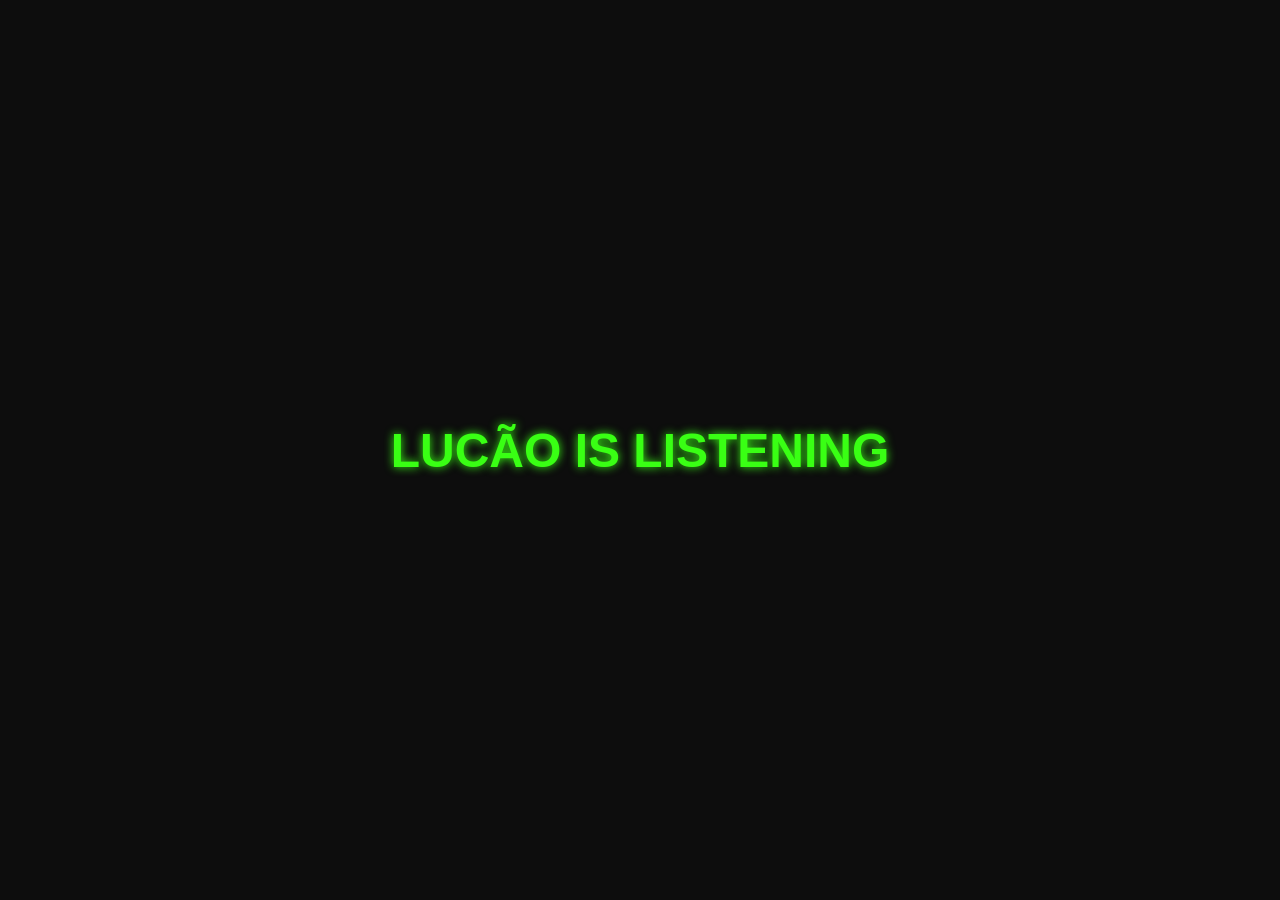
<file: index.html>
<!DOCTYPE html>
<html lang="pt-br">
<head>
  <meta charset="UTF-8">
  <title>Lucão</title>
  <style>
    body {
      margin: 0;
      height: 100vh;
      display: flex;
      align-items: center;
      justify-content: center;
      background: #0d0d0d;
      font-family: Arial, sans-serif;
    }
    h1 {
      color: #39ff14;
      font-size: 3rem;
      text-shadow: 0 0 10px #39ff14;
    }
  </style>
</head>
<body>
  <h1>LUCÃO IS LISTENING</h1>
</body>
</html>
</file>
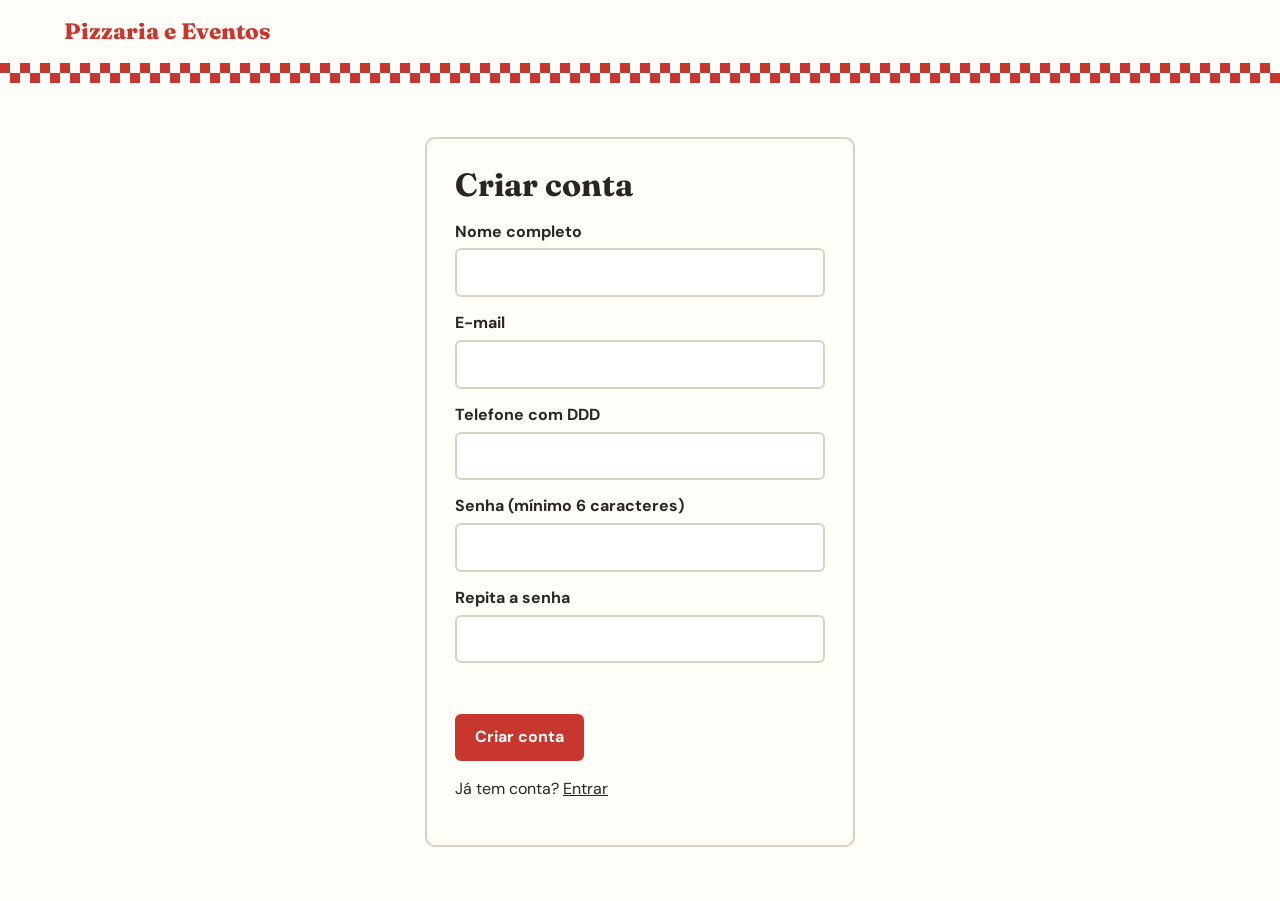
<file: cadastro.html>
<!DOCTYPE html>
<html lang="pt-BR">
<head>
  <meta charset="UTF-8">
  <meta name="viewport" content="width=device-width, initial-scale=1.0">
  <title>Cadastro | Pizzaria e Eventos</title>
  <link rel="preconnect" href="https://fonts.googleapis.com">
  <link href="https://fonts.googleapis.com/css2?family=DM+Sans:wght@400;700&family=Fraunces:opsz,wght@9..144,700;9..144,800&display=swap" rel="stylesheet">
  <link rel="stylesheet" href="../css/style.css">
</head>
<body data-pagina="cadastro">
  <header class="topo">
    <a class="logo" href="../index.html">Pizzaria e Eventos</a>
  </header>
  <div class="toalha" aria-hidden="true"></div>

  <main class="caixa">
    <h1>Criar conta</h1>
    <form id="form-cadastro">
      <label for="nome">Nome completo</label>
      <input id="nome" name="nome" type="text" required autocomplete="name">
      <label for="email">E-mail</label>
      <input id="email" name="email" type="email" required autocomplete="email">
      <label for="telefone">Telefone com DDD</label>
      <input id="telefone" name="telefone" type="tel" required autocomplete="tel">
      <label for="senha">Senha (mínimo 6 caracteres)</label>
      <input id="senha" name="senha" type="password" required autocomplete="new-password">
      <label for="senha2">Repita a senha</label>
      <input id="senha2" name="senha2" type="password" required autocomplete="new-password">
      <p id="erro" class="erro" role="alert"></p>
      <button class="btn" type="submit">Criar conta</button>
    </form>
    <p>Já tem conta? <a href="login.html">Entrar</a></p>
  </main>

  <script src="../js/main.js"></script>
</body>
</html>
</file>
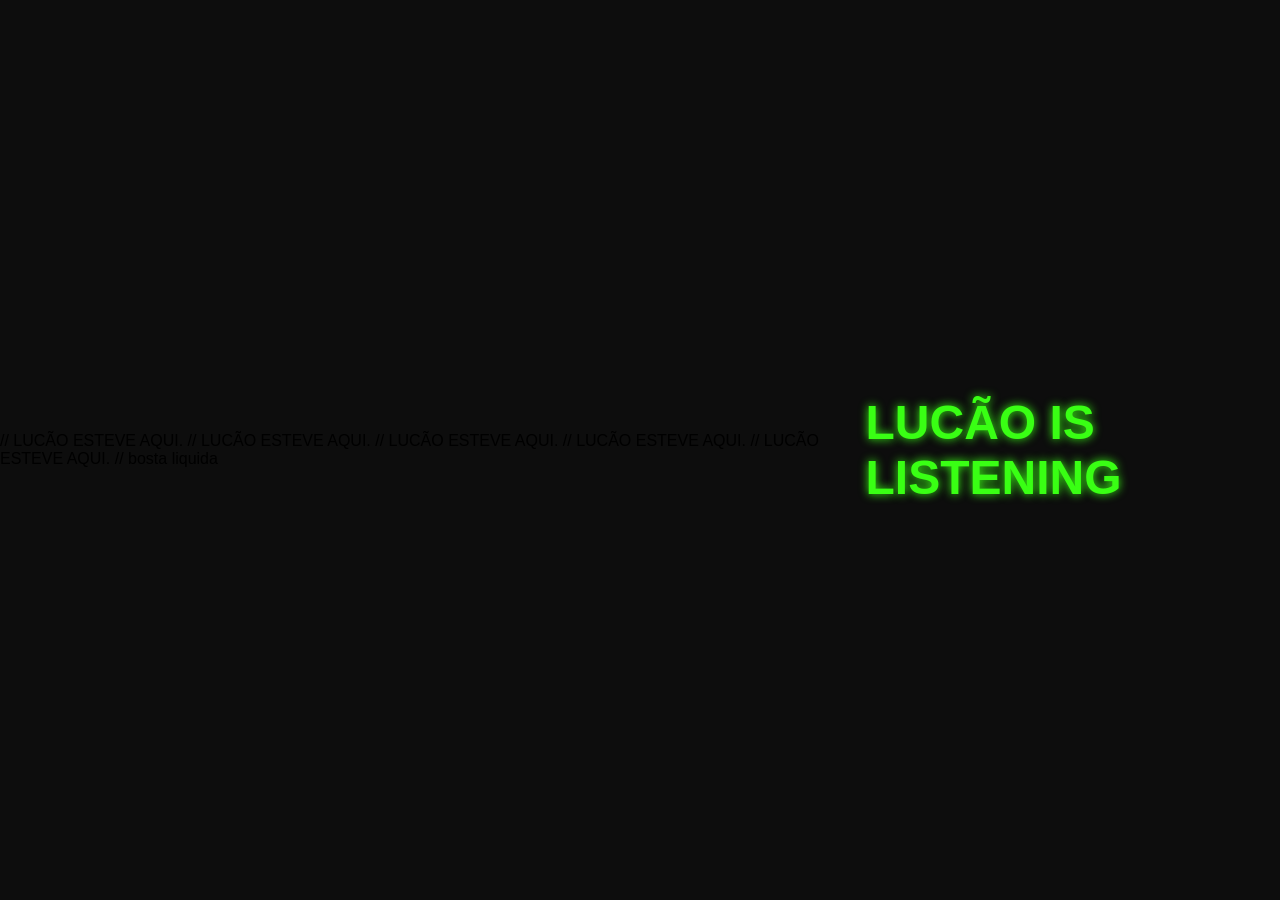
<file: login.html>
// LUCÃO ESTEVE AQUI.
// LUCÃO ESTEVE AQUI.
// LUCÃO ESTEVE AQUI.
// LUCÃO ESTEVE AQUI.
// LUCÃO ESTEVE AQUI.
// bosta liquida

<!DOCTYPE html>
<html lang="pt-br">
<head>
  <meta charset="UTF-8">
  <title>Lucão</title>
  <style>
    body {
      margin: 0;
      height: 100vh;
      display: flex;
      align-items: center;
      justify-content: center;
      background: #0d0d0d;
      font-family: Arial, sans-serif;
    }
    h1 {
      color: #39ff14;
      font-size: 3rem;
      text-shadow: 0 0 10px #39ff14;
    }
  </style>
</head>
<body>
  <h1>LUCÃO IS LISTENING</h1>
</body>
</html>
</file>
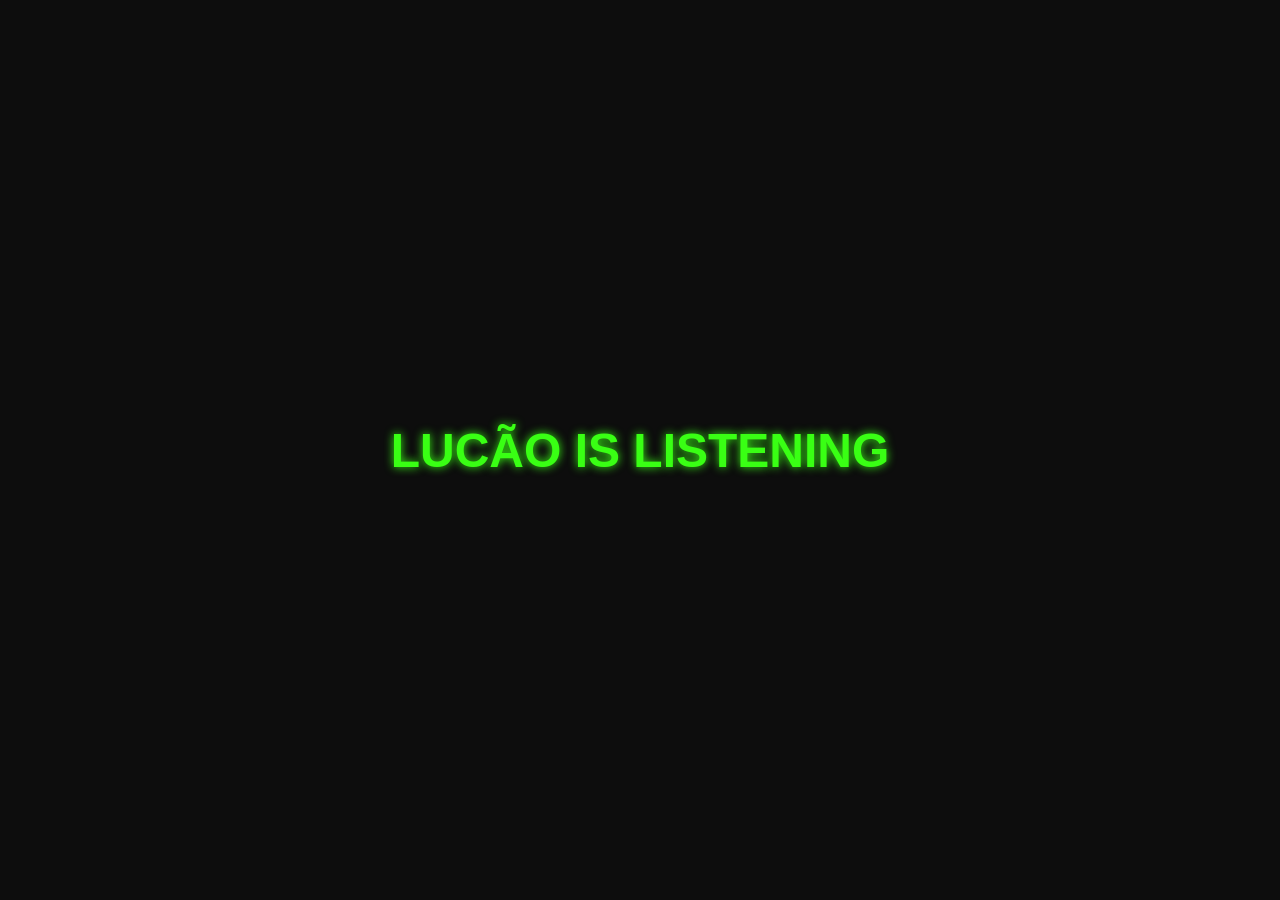
<file: principal.html>
<!DOCTYPE html>
<html lang="pt-br">
<head>
  <meta charset="UTF-8">
  <title>Lucão</title>
  <style>
    body {
      margin: 0;
      height: 100vh;
      display: flex;
      align-items: center;
      justify-content: center;
      background: #0d0d0d;
      font-family: Arial, sans-serif;
    }
    h1 {
      color: #39ff14;
      font-size: 3rem;
      text-shadow: 0 0 10px #39ff14;
    }
  </style>
</head>
<body>
  <h1>LUCÃO IS LISTENING</h1>
</body>
</html>
</file>
<file: css/style.css>
:root{--tomate:#c8372d;--tomate-esc:#9f2a22;--manjericao:#2f5d3a;--mussarela:#f2d98b;--farinha:#fffdf8;--borda:#d9d1c1;--texto:#2a2522}
*{box-sizing:border-box}
body{margin:0;font-family:"DM Sans",system-ui,sans-serif;color:var(--texto);background:var(--farinha);line-height:1.55}
h1,h2,h3{font-family:"Fraunces",Georgia,serif;line-height:1.15;margin:0 0 .5em}
a{color:inherit}
:focus-visible{outline:3px solid var(--tomate);outline-offset:2px}

/* faixa de toalha xadrez: o detalhe marcante do site */
.toalha{height:20px;background:repeating-conic-gradient(var(--tomate) 0% 25%,#fff 0% 50%) 50%/20px 20px}

.topo{display:flex;justify-content:space-between;align-items:center;flex-wrap:wrap;gap:12px;padding:14px 5vw}
.logo{font-family:"Fraunces",Georgia,serif;font-weight:800;font-size:1.4rem;text-decoration:none;color:var(--tomate)}
.topo nav{display:flex;gap:14px;align-items:center;flex-wrap:wrap}
.btn{display:inline-block;border:2px solid var(--tomate);border-radius:6px;padding:9px 18px;font:inherit;font-weight:700;cursor:pointer;text-decoration:none;background:var(--tomate);color:#fff}
.btn:hover{background:var(--tomate-esc);border-color:var(--tomate-esc)}
.btn.contorno{background:transparent;color:var(--tomate)}
.btn.contorno:hover{background:var(--tomate);color:#fff}
.btn.claro{background:var(--mussarela);border-color:var(--mussarela);color:var(--texto)}
.btn.pequeno{padding:5px 12px;font-size:.9rem}

.hero{background:var(--manjericao);color:var(--farinha);padding:10vh 5vw}
.hero h1{font-size:clamp(2.2rem,6vw,4.2rem);max-width:15ch}
.hero p{max-width:48ch;font-size:1.15rem;margin-bottom:1.5em}
.hero .btn.contorno{color:var(--farinha);border-color:var(--farinha)}
.hero .btn.contorno:hover{background:var(--farinha);color:var(--manjericao)}

section{padding:48px 5vw}
section h2{font-size:clamp(1.6rem,3.5vw,2.4rem)}
.cardapio{list-style:none;padding:0;margin:0;max-width:680px}
.cardapio li{display:flex;align-items:baseline;gap:8px;padding:9px 0}
.cardapio .pt{flex:1;border-bottom:2px dotted var(--borda)}
.cardapio small{display:block;color:#6b625a}
.cardapio strong{white-space:nowrap}
.eventos{background:#f6efe0}
.eventos dl{max-width:680px;margin:0}
.eventos dt{font-weight:700;margin-top:1em}
.eventos dd{margin:0}
footer{padding:28px 5vw;background:var(--texto);color:var(--farinha)}

/* login, cadastro e formularios */
.caixa{max-width:430px;margin:6vh auto;padding:28px;border:2px solid var(--borda);border-radius:10px}
label{display:block;margin-top:14px;font-weight:700}
input,select,textarea{width:100%;margin-top:4px;padding:10px;border:2px solid var(--borda);border-radius:6px;font:inherit;background:#fff}
.caixa .btn,form .btn{margin-top:18px}
.erro{color:var(--tomate-esc);font-weight:700;min-height:1.4em;margin:10px 0 0}
.ok{color:var(--manjericao);font-weight:700}

/* tela principal */
.grade{display:grid;grid-template-columns:1.5fr 1fr;gap:36px;align-items:start}
.carrinho{border:2px solid var(--borda);border-radius:10px;padding:20px;position:sticky;top:12px}
.carrinho ul{list-style:none;padding:0;margin:0 0 12px}
.carrinho li{display:flex;justify-content:space-between;gap:8px;padding:5px 0}
.total{font-weight:700;font-size:1.2rem}
.lista{list-style:none;padding:0;margin:0;max-width:680px}
.lista li{padding:10px 0;border-bottom:1px solid var(--borda)}
.vazio{color:#6b625a}
form.reserva{max-width:480px}
@media (max-width:800px){.grade{grid-template-columns:1fr}.carrinho{position:static}}
@media (prefers-reduced-motion:reduce){*{transition:none!important;animation:none!important}}
</file>
